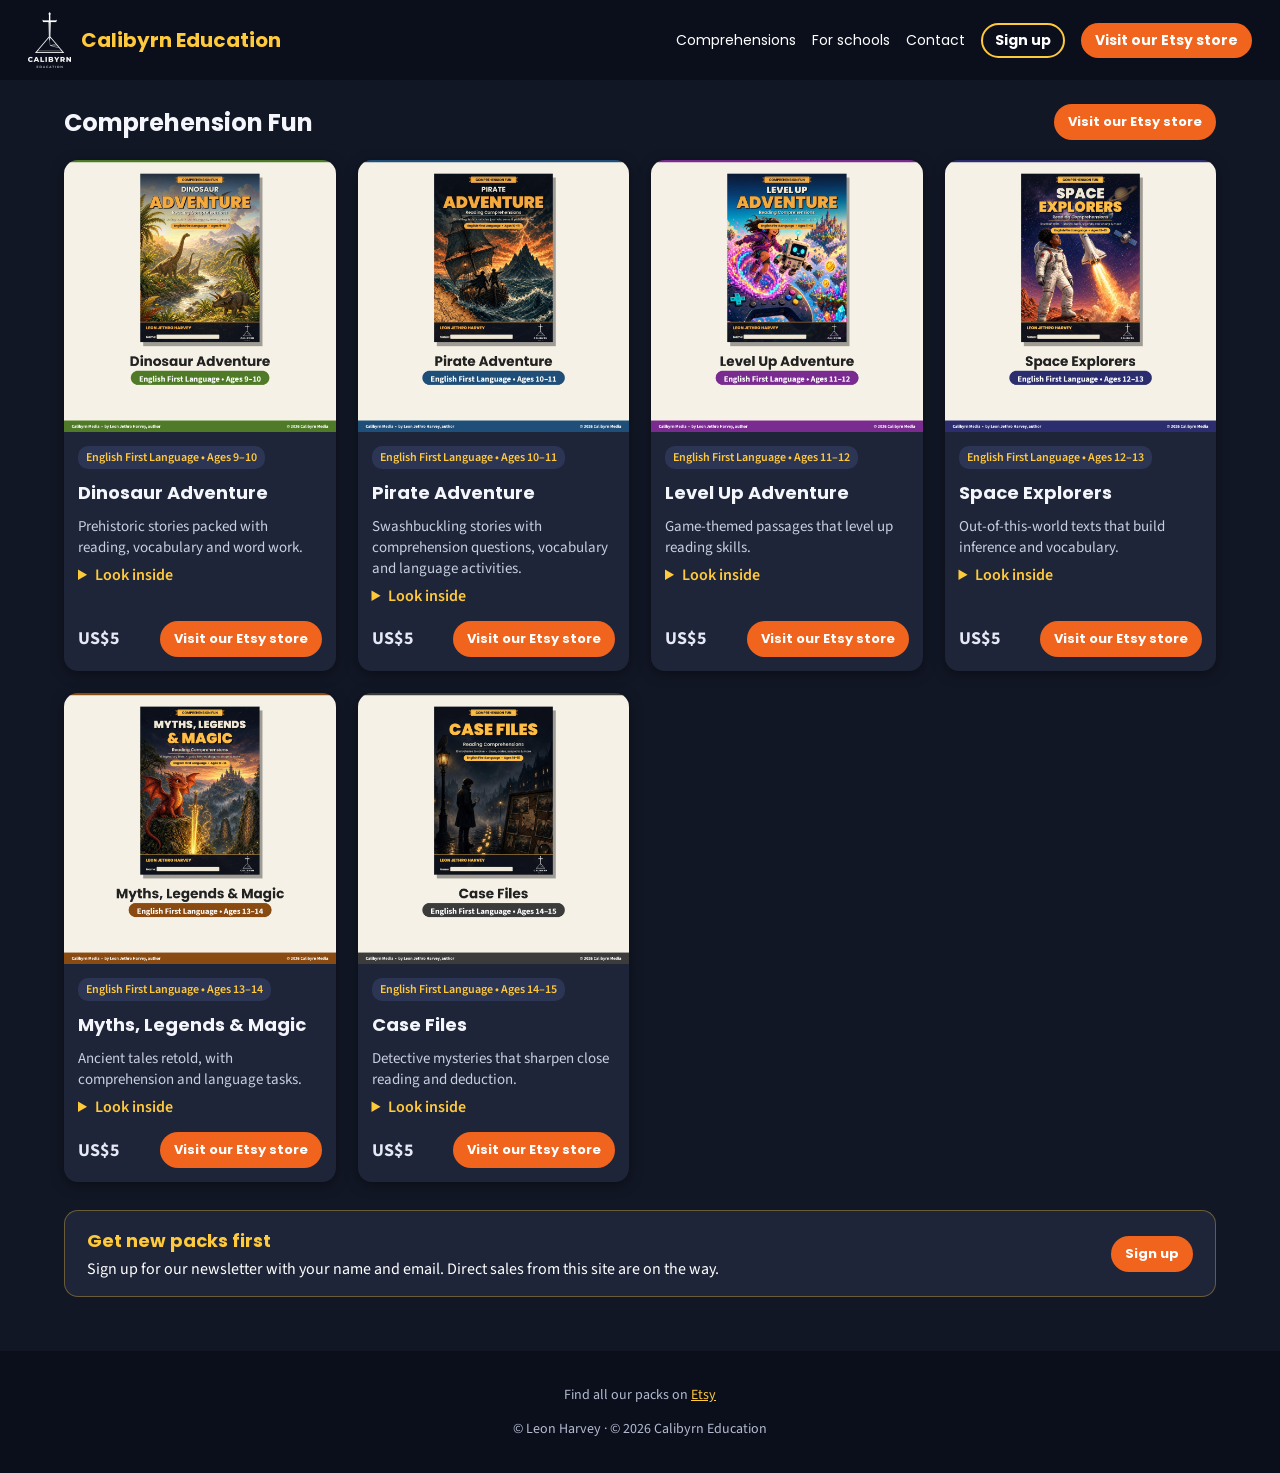
<file: index.html>
<!doctype html><html lang="en-ZA"><head><meta charset="utf-8"><meta name="viewport" content="width=device-width,initial-scale=1"><title>Calibyrn Education</title>
<link href="https://fonts.googleapis.com/css2?family=Poppins:wght@500;700&family=Source+Sans+3:wght@400;600&display=swap" rel="stylesheet"><link rel="stylesheet" href="style.css"></head><body>
<header><a class="logo" href="index.html"><img src="img/calibyrn_logo_w.png" alt="Calibyrn Education" height="56"><span class="lt">Calibyrn <span>Education</span></span></a><nav><a href="index.html">Comprehensions</a><a href="schools.html">For schools</a><a href="contact.html">Contact</a><a class="sign" href="contact.html#signup">Sign up</a><a class="etsy" href="[ETSY LINK]">Visit our Etsy store</a></nav></header><main><div class="bar"><h1>Comprehension Fun</h1><a class="btn etsy" href="[ETSY LINK]">Visit our Etsy store</a></div><section class="grid"><article class="card"><a href="img/dinosaur_etsy_03_example_page.jpg"><img src="img/dinosaur_etsy_01_cover.jpg" alt="Dinosaur Adventure cover"></a><div class="b"><span class="badge">English First Language • Ages 9–10</span><h2>Dinosaur Adventure</h2><p>Prehistoric stories packed with reading, vocabulary and word work.</p>
<details><summary>Look inside</summary><img src="img/dinosaur_etsy_02_inside.jpg" alt="inside"><img src="img/dinosaur_etsy_03_example_page.jpg" alt="example page"></details>
<div class="row"><b>US$5</b><a class="btn etsy" href="[ETSY LINK]">Visit our Etsy store</a></div></div></article><article class="card"><a href="img/pirate_etsy_03_example_page.jpg"><img src="img/pirate_etsy_01_cover.jpg" alt="Pirate Adventure cover"></a><div class="b"><span class="badge">English First Language • Ages 10–11</span><h2>Pirate Adventure</h2><p>Swashbuckling stories with comprehension questions, vocabulary and language activities.</p>
<details><summary>Look inside</summary><img src="img/pirate_etsy_02_inside.jpg" alt="inside"><img src="img/pirate_etsy_03_example_page.jpg" alt="example page"></details>
<div class="row"><b>US$5</b><a class="btn etsy" href="[ETSY LINK]">Visit our Etsy store</a></div></div></article><article class="card"><a href="img/levelup_etsy_03_example_page.jpg"><img src="img/levelup_etsy_01_cover.jpg" alt="Level Up Adventure cover"></a><div class="b"><span class="badge">English First Language • Ages 11–12</span><h2>Level Up Adventure</h2><p>Game-themed passages that level up reading skills.</p>
<details><summary>Look inside</summary><img src="img/levelup_etsy_02_inside.jpg" alt="inside"><img src="img/levelup_etsy_03_example_page.jpg" alt="example page"></details>
<div class="row"><b>US$5</b><a class="btn etsy" href="[ETSY LINK]">Visit our Etsy store</a></div></div></article><article class="card"><a href="img/space_etsy_03_example_page.jpg"><img src="img/space_etsy_01_cover.jpg" alt="Space Explorers cover"></a><div class="b"><span class="badge">English First Language • Ages 12–13</span><h2>Space Explorers</h2><p>Out-of-this-world texts that build inference and vocabulary.</p>
<details><summary>Look inside</summary><img src="img/space_etsy_02_inside.jpg" alt="inside"><img src="img/space_etsy_03_example_page.jpg" alt="example page"></details>
<div class="row"><b>US$5</b><a class="btn etsy" href="[ETSY LINK]">Visit our Etsy store</a></div></div></article><article class="card"><a href="img/myths_etsy_03_example_page.jpg"><img src="img/myths_etsy_01_cover.jpg" alt="Myths, Legends &amp; Magic cover"></a><div class="b"><span class="badge">English First Language • Ages 13–14</span><h2>Myths, Legends &amp; Magic</h2><p>Ancient tales retold, with comprehension and language tasks.</p>
<details><summary>Look inside</summary><img src="img/myths_etsy_02_inside.jpg" alt="inside"><img src="img/myths_etsy_03_example_page.jpg" alt="example page"></details>
<div class="row"><b>US$5</b><a class="btn etsy" href="[ETSY LINK]">Visit our Etsy store</a></div></div></article><article class="card"><a href="img/casefiles_etsy_03_example_page.jpg"><img src="img/casefiles_etsy_01_cover.jpg" alt="Case Files cover"></a><div class="b"><span class="badge">English First Language • Ages 14–15</span><h2>Case Files</h2><p>Detective mysteries that sharpen close reading and deduction.</p>
<details><summary>Look inside</summary><img src="img/casefiles_etsy_02_inside.jpg" alt="inside"><img src="img/casefiles_etsy_03_example_page.jpg" alt="example page"></details>
<div class="row"><b>US$5</b><a class="btn etsy" href="[ETSY LINK]">Visit our Etsy store</a></div></div></article></section><div class="signup"><div><h2>Get new packs first</h2><p>Sign up for our newsletter with your name and email. Direct sales from this site are on the way.</p></div><a class="btn etsy" href="contact.html#signup">Sign up</a></div></main><footer><p>Find all our packs on <a href="[ETSY LINK]">Etsy</a></p><p>© Leon Harvey · © 2026 Calibyrn Education</p></footer></body></html>
</file>
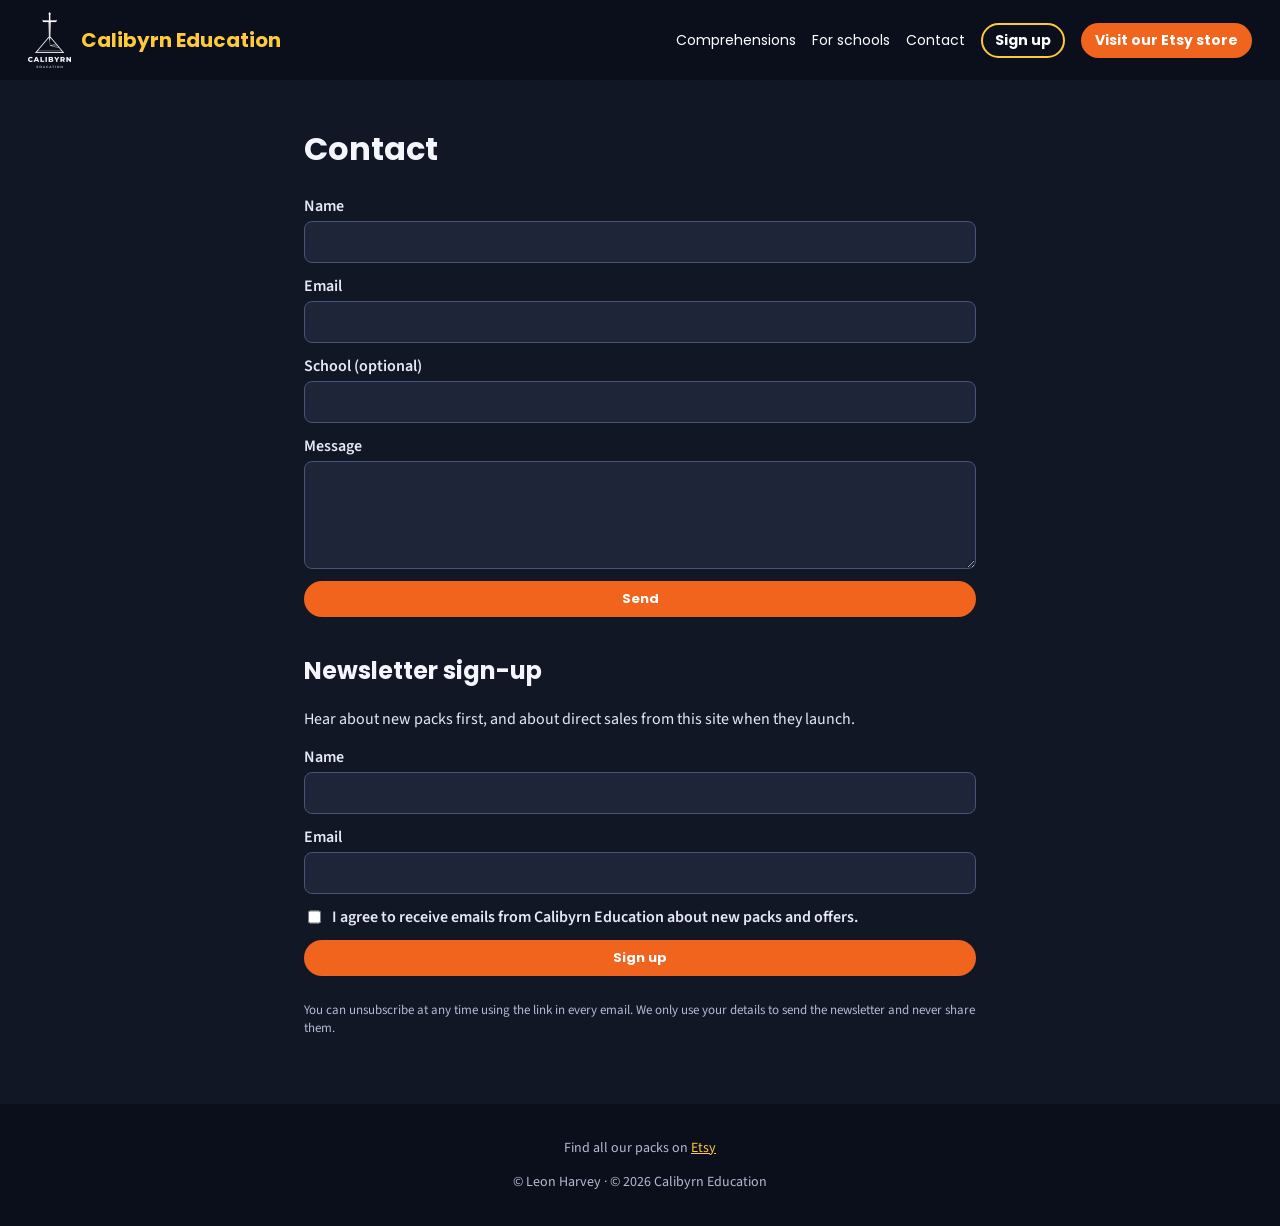
<file: contact.html>
<!doctype html><html lang="en-ZA"><head><meta charset="utf-8"><meta name="viewport" content="width=device-width,initial-scale=1"><title>Calibyrn Education</title>
<link href="https://fonts.googleapis.com/css2?family=Poppins:wght@500;700&family=Source+Sans+3:wght@400;600&display=swap" rel="stylesheet"><link rel="stylesheet" href="style.css"></head><body>
<header><a class="logo" href="index.html"><img src="img/calibyrn_logo_w.png" alt="Calibyrn Education" height="56"><span class="lt">Calibyrn <span>Education</span></span></a><nav><a href="index.html">Comprehensions</a><a href="schools.html">For schools</a><a href="contact.html">Contact</a><a class="sign" href="contact.html#signup">Sign up</a><a class="etsy" href="[ETSY LINK]">Visit our Etsy store</a></nav></header><main class="pg"><h1>Contact</h1><form><label>Name<input></label><label>Email<input type="email"></label><label>School (optional)<input></label><label>Message<textarea rows="4"></textarea></label><button class="btn etsy" type="button">Send</button></form><h2 id="signup">Newsletter sign-up</h2><p>Hear about new packs first, and about direct sales from this site when they launch.</p><form><label>Name<input required></label><label>Email<input type="email" required></label><label class="ck"><input type="checkbox" required> I agree to receive emails from Calibyrn Education about new packs and offers.</label><button class="btn etsy" type="button">Sign up</button><p class="note">You can unsubscribe at any time using the link in every email. We only use your details to send the newsletter and never share them.</p></form></main><footer><p>Find all our packs on <a href="[ETSY LINK]">Etsy</a></p><p>© Leon Harvey · © 2026 Calibyrn Education</p></footer></body></html>
</file>
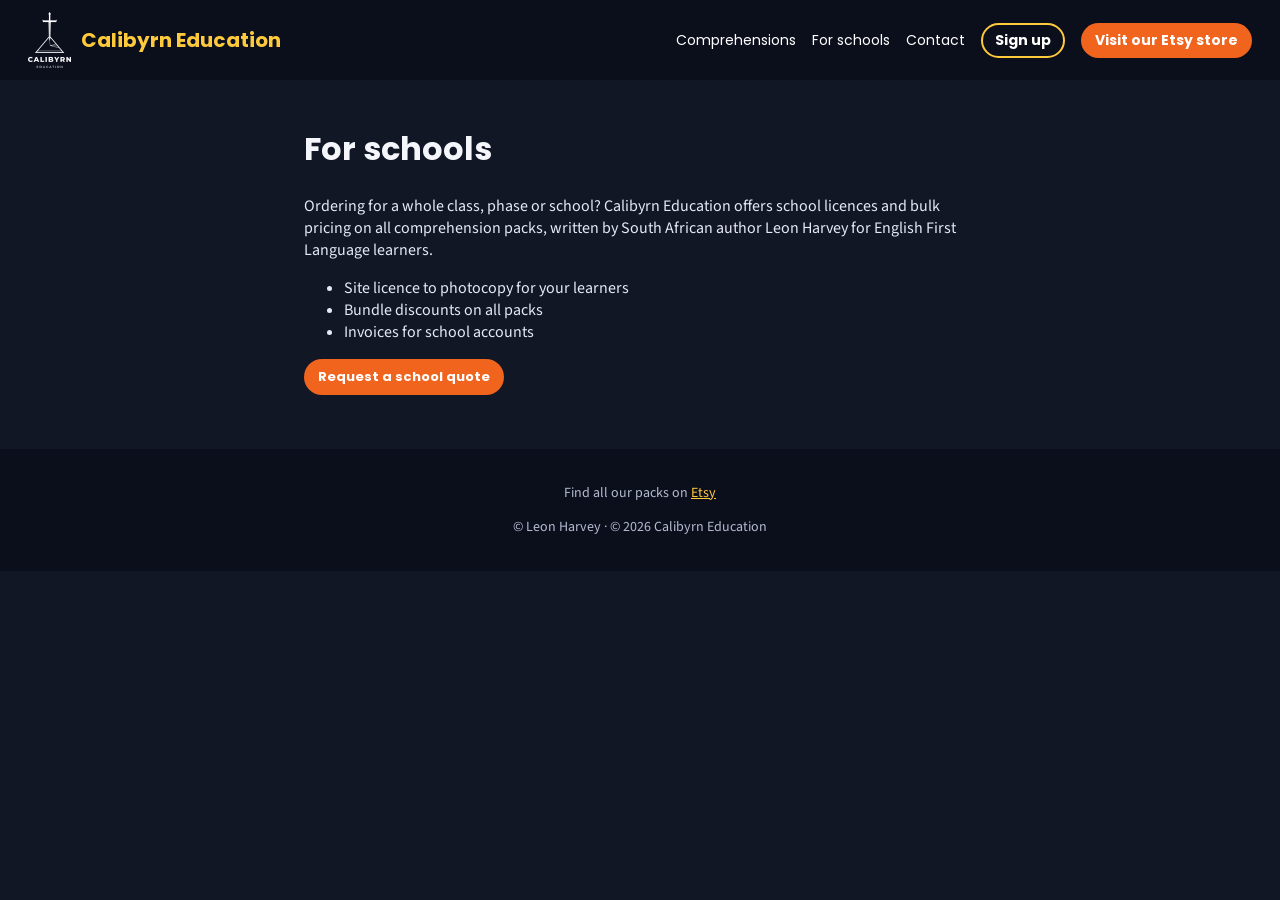
<file: schools.html>
<!doctype html><html lang="en-ZA"><head><meta charset="utf-8"><meta name="viewport" content="width=device-width,initial-scale=1"><title>Calibyrn Education</title>
<link href="https://fonts.googleapis.com/css2?family=Poppins:wght@500;700&family=Source+Sans+3:wght@400;600&display=swap" rel="stylesheet"><link rel="stylesheet" href="style.css"></head><body>
<header><a class="logo" href="index.html"><img src="img/calibyrn_logo_w.png" alt="Calibyrn Education" height="56"><span class="lt">Calibyrn <span>Education</span></span></a><nav><a href="index.html">Comprehensions</a><a href="schools.html">For schools</a><a href="contact.html">Contact</a><a class="sign" href="contact.html#signup">Sign up</a><a class="etsy" href="[ETSY LINK]">Visit our Etsy store</a></nav></header><main class="pg"><h1>For schools</h1><p>Ordering for a whole class, phase or school? Calibyrn Education offers school licences and bulk pricing on all comprehension packs, written by South African author Leon Harvey for English First Language learners.</p><ul><li>Site licence to photocopy for your learners</li><li>Bundle discounts on all packs</li><li>Invoices for school accounts</li></ul><a class="btn etsy" href="contact.html">Request a school quote</a></main><footer><p>Find all our packs on <a href="[ETSY LINK]">Etsy</a></p><p>© Leon Harvey · © 2026 Calibyrn Education</p></footer></body></html>
</file>
<file: style.css>
*{box-sizing:border-box}body{margin:0;font-family:"Source Sans 3",sans-serif;background:#f6f7fb;color:#1d2340}h1,h2,.logo,.btn,nav{font-family:Poppins,sans-serif}
header{display:flex;flex-wrap:wrap;gap:10px;justify-content:space-between;align-items:center;padding:12px 28px;background:#1d2a5c}.logo{color:#fff;text-decoration:none;font-weight:700;font-size:20px}.logo span{color:#ffc93c}
nav{display:flex;gap:16px;align-items:center;flex-wrap:wrap}nav a{color:#fff;text-decoration:none;font-size:14px}nav a.etsy{background:#f1641e;padding:7px 14px;border-radius:20px;font-weight:700}
main{max-width:1200px;margin:auto;padding:24px}.bar{display:flex;justify-content:space-between;align-items:center;flex-wrap:wrap;gap:10px}.bar h1{font-size:24px;margin:0}
.grid{display:grid;grid-template-columns:repeat(auto-fill,minmax(260px,1fr));gap:22px;margin-top:20px}.card{background:#fff;border-radius:14px;overflow:hidden;box-shadow:0 3px 12px #0002;display:flex;flex-direction:column}.card>a img{width:100%;display:block;aspect-ratio:1;object-fit:cover}
.b{padding:14px;display:flex;flex-direction:column;gap:6px;flex:1}.b h2{font-size:18px;margin:4px 0}.b p{margin:0;font-size:15px}.badge{background:#e7ecff;color:#1d2a5c;font-size:12px;font-weight:600;padding:3px 8px;border-radius:10px;align-self:flex-start}
details img{width:100%;margin-top:6px;border:1px solid #ddd}summary{cursor:pointer;color:#1d2a5c;font-weight:600}.row{margin-top:auto;display:flex;flex-wrap:wrap;gap:8px;align-items:center;padding-top:8px}.row b{font-size:18px;margin-right:auto}
.btn{display:inline-block;text-decoration:none;color:#fff;padding:8px 14px;border-radius:20px;font-size:13px;font-weight:700;border:0;cursor:pointer}.btn.etsy{background:#f1641e}

.pg{max-width:720px}form{display:grid;gap:12px}label{display:grid;gap:4px;font-weight:600}input,textarea{padding:9px;border:1px solid #ccd;border-radius:8px;font:inherit}.ck{display:flex;gap:8px}.note{font-size:13px;color:#555}
footer{text-align:center;padding:20px;background:#1d2a5c;color:#cdd3f0;font-size:14px;margin-top:30px}footer a{color:#ffc93c}nav a.sign{border:2px solid #ffc93c;padding:5px 12px;border-radius:20px;font-weight:700}.signup{margin-top:28px;background:#1d2a5c;color:#fff;border-radius:14px;padding:16px 22px;display:flex;justify-content:space-between;align-items:center;gap:12px;flex-wrap:wrap}.signup h2{margin:0;font-size:18px}.signup p{margin:4px 0 0}#signup{margin-top:36px}.sec2{margin-top:36px}
body{background:#121726;color:#e6e9f5}header,footer{background:#0b0f1c}.card{background:#1e2538;box-shadow:0 3px 14px #0006}.b p{color:#c9cee0}.badge{background:#2c3554;color:#ffc93c}
summary{color:#ffc93c}details img{border-color:#333b55}.signup{background:#1e2538;border:1px solid #ffc93c55}.signup h2{color:#ffc93c}
input,textarea{background:#1e2538;color:#f1f3fa;border:1px solid #4a5478}input:focus,textarea:focus{outline:2px solid #ffc93c}.note{color:#b4bad0}
a{color:#ffc93c}.btn,nav a{color:#fff}h1,h2{color:#f4f6fc}footer{color:#b4bad0}input[type=checkbox]{accent-color:#f1641e}.logo{display:inline-flex;align-items:center;gap:10px}.logo img{height:56px;width:auto;display:block}
@media(max-width:600px){header{padding:10px 16px}.logo img{height:44px}.logo{font-size:17px}}
</file>
